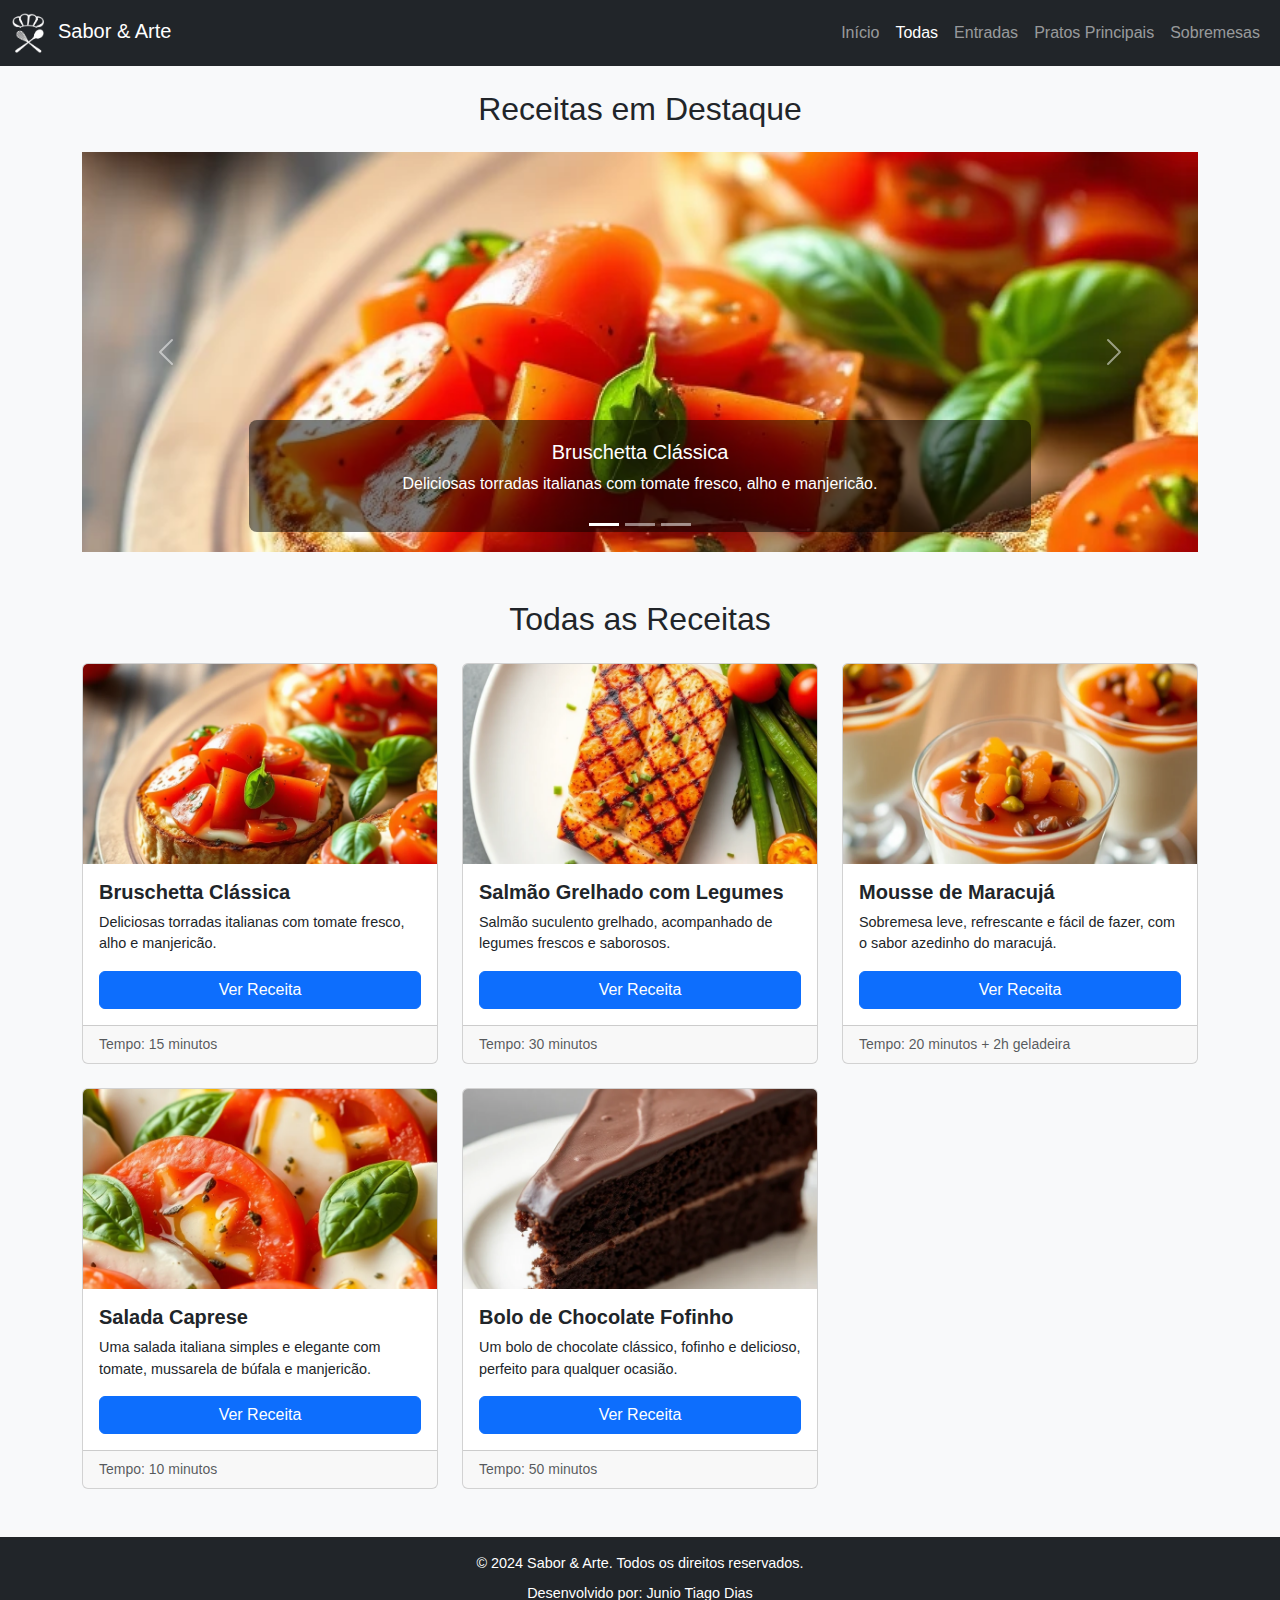
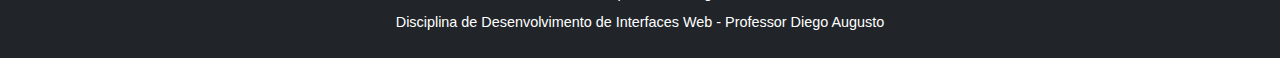
<file: public/index.html>
<html lang="pt-BR">
<head>
    <meta charset="UTF-8">
    <meta name="viewport" content="width=device-width, initial-scale=1.0">
    <title>Sabor & Arte - Receitas</title>
    <link href="https://cdn.jsdelivr.net/npm/bootstrap@5.3.3/dist/css/bootstrap.min.css" rel="stylesheet" integrity="sha384-QWTKZyjpPEjISv5WaRU9OFeRpok6YctnYmDr5pNlyT2bRjXh0JMhjY6hW+ALEwIH" crossorigin="anonymous">
    <link rel="stylesheet" href="estilos.css">
</head>
<body>
    <header>
        <nav class="navbar navbar-expand-lg navbar-dark bg-dark">
            <div class="container-fluid">
                <a class="navbar-brand" href="index.html">
                    <img src="imagens/logo.png" alt="Logo Sabor & Arte" style="height: 40px;">
                    Sabor & Arte
                </a>
                <button class="navbar-toggler" type="button" data-bs-toggle="collapse" data-bs-target="#navbarNav" aria-controls="navbarNav" aria-expanded="false" aria-label="Toggle navigation">
                    <span class="navbar-toggler-icon"></span>
                </button>
                <div class="collapse navbar-collapse" id="navbarNav">
                    <ul class="navbar-nav ms-auto">
                        <li class="nav-item">
                            <a class="nav-link active" aria-current="page" href="index.html">Início</a>
                        </li>
                        <li class="nav-item">
                            <a class="nav-link categoria-link" href="#" data-categoria="todas">Todas</a>
                        </li>
                        <li class="nav-item">
                            <a class="nav-link categoria-link" href="#" data-categoria="entradas">Entradas</a>
                        </li>
                        <li class="nav-item">
                            <a class="nav-link categoria-link" href="#" data-categoria="pratos_principais">Pratos Principais</a>
                        </li>
                        <li class="nav-item">
                            <a class="nav-link categoria-link" href="#" data-categoria="sobremesas">Sobremesas</a>
                        </li>
                    </ul>
                </div>
            </div>
        </nav>
    </header>

    <main class="container mt-4">
        <!-- Seção 1 - Itens em Destaque (Carrossel) -->
        <section id="secao-destaques" class="mb-5">
            <h2 class="text-center mb-4">Receitas em Destaque</h2>
            <div id="carrossel-receitas" class="carousel slide" data-bs-ride="carousel">
                <div class="carousel-indicators" id="carrossel-indicadores">
                    <!-- Indicadores serão gerados pelo JS -->
                </div>
                <div class="carousel-inner" id="carrossel-inner">
                    <!-- Itens do carrossel serão gerados pelo JS -->
                </div>
                <button class="carousel-control-prev" type="button" data-bs-target="#carrossel-receitas" data-bs-slide="prev">
                    <span class="carousel-control-prev-icon" aria-hidden="true"></span>
                    <span class="visually-hidden">Anterior</span>
                </button>
                <button class="carousel-control-next" type="button" data-bs-target="#carrossel-receitas" data-bs-slide="next">
                    <span class="carousel-control-next-icon" aria-hidden="true"></span>
                    <span class="visually-hidden">Próximo</span>
                </button>
            </div>
        </section>

        <!-- Seção 2 - Grupo de Cards com Receitas -->
        <section id="secao-receitas" class="mb-5">
            <h2 class="text-center mb-4" id="titulo-secao-receitas">Todas as Receitas</h2>
            <div id="lista-receitas" class="row row-cols-1 row-cols-md-2 row-cols-lg-3 g-4">
                <!-- Cards de receitas serão gerados pelo JS -->
            </div>
        </section>
    </main>

    <!-- Seção 3 - Rodapé com Informações do Criador -->
    <footer id="rodape" class="bg-dark text-white text-center p-3 mt-auto">
        <p>&copy; 2024 Sabor & Arte. Todos os direitos reservados.</p>
        <p>Desenvolvido por: Junio Tiago Dias</p>
        <p>Disciplina de Desenvolvimento de Interfaces Web - Professor Diego Augusto</p>
    </footer>

    <script src="https://cdn.jsdelivr.net/npm/bootstrap@5.3.3/dist/js/bootstrap.bundle.min.js" integrity="sha384-YvpcrYf0tY3lHB60NNkmXc5s9fDVZLESaAA55NDzOxhy9GkcIdslK1eN7N6jIeHz" crossorigin="anonymous"></script>
    <script src="app.js"></script>
</body>
</html>
</file>
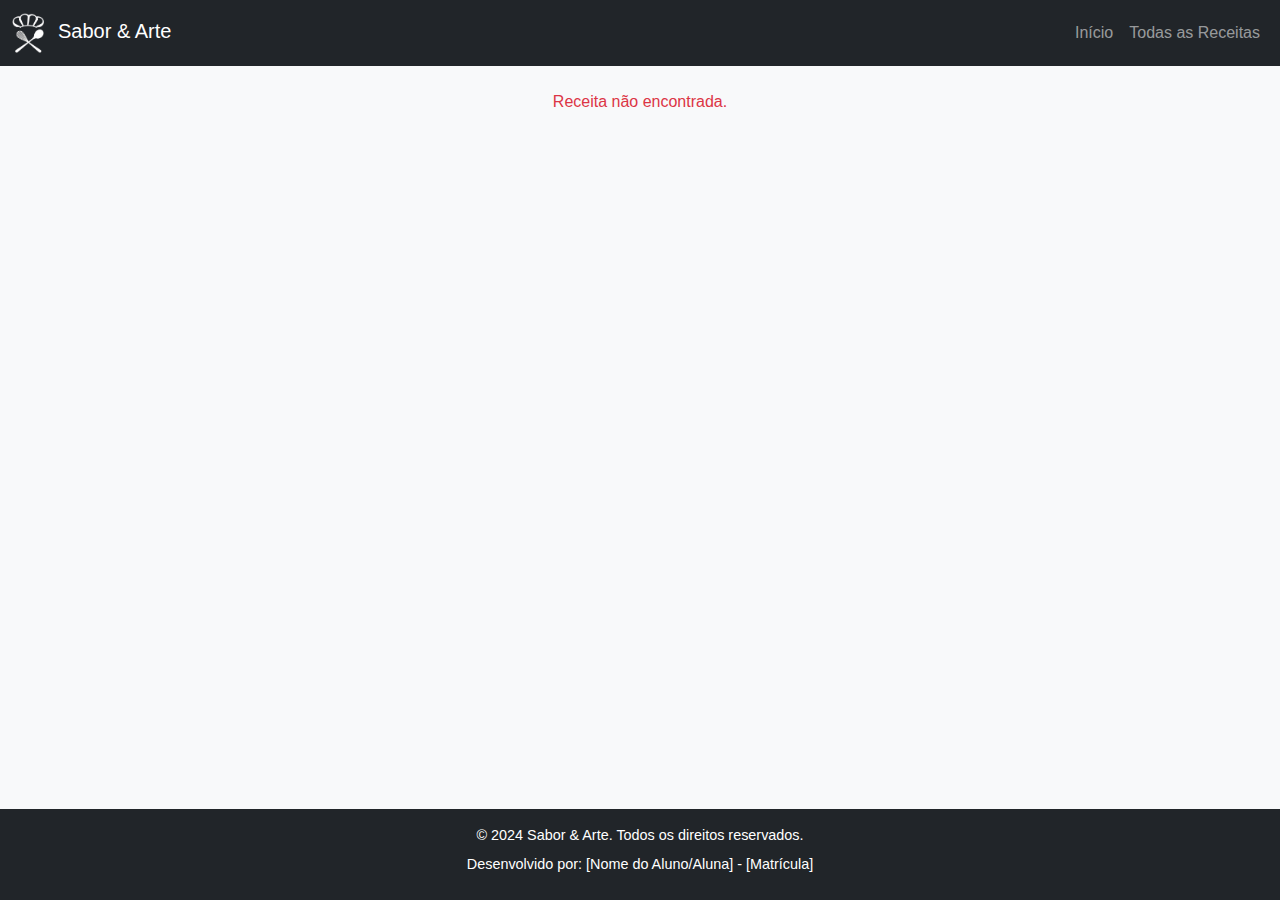
<file: public/detalhes.html>
<!DOCTYPE html>
<html lang="pt-BR">
<head>
    <meta charset="UTF-8">
    <meta name="viewport" content="width=device-width, initial-scale=1.0">
    <title>Detalhes da Receita - Sabor & Arte</title>
    <link href="https://cdn.jsdelivr.net/npm/bootstrap@5.3.3/dist/css/bootstrap.min.css" rel="stylesheet" integrity="sha384-QWTKZyjpPEjISv5WaRU9OFeRpok6YctnYmDr5pNlyT2bRjXh0JMhjY6hW+ALEwIH" crossorigin="anonymous">
    <link rel="stylesheet" href="estilos.css">
</head>
<body>
    <header>
        <nav class="navbar navbar-expand-lg navbar-dark bg-dark">
            <div class="container-fluid">
                <a class="navbar-brand" href="index.html">
                    <img src="imagens/logo.png" alt="Logo Sabor & Arte" style="height: 40px;">
                    Sabor & Arte
                </a>
                <button class="navbar-toggler" type="button" data-bs-toggle="collapse" data-bs-target="#navbarNav" aria-controls="navbarNav" aria-expanded="false" aria-label="Toggle navigation">
                    <span class="navbar-toggler-icon"></span>
                </button>
                <div class="collapse navbar-collapse" id="navbarNav">
                    <ul class="navbar-nav ms-auto">
                        <li class="nav-item">
                            <a class="nav-link" href="index.html">Início</a>
                        </li>
                         <li class="nav-item">
                            <a class="nav-link" href="index.html#secao-receitas">Todas as Receitas</a>
                        </li>
                    </ul>
                </div>
            </div>
        </nav>
    </header>

    <main class="container mt-4">
        <div id="detalhes-receita-container">
            <!-- Conteúdo da receita será carregado aqui pelo JavaScript -->
            <div class="text-center" id="carregando-detalhes">
                <div class="spinner-border text-primary" role="status">
                    <span class="visually-hidden">Carregando...</span>
                </div>
                <p>Carregando detalhes da receita...</p>
            </div>
        </div>
    </main>

    <footer id="rodape" class="bg-dark text-white text-center p-3 mt-auto">
        <p>&copy; 2024 Sabor & Arte. Todos os direitos reservados.</p>
        <p>Desenvolvido por: [Nome do Aluno/Aluna] - [Matrícula]</p>
    </footer>

    <script src="https://cdn.jsdelivr.net/npm/bootstrap@5.3.3/dist/js/bootstrap.bundle.min.js" integrity="sha384-YvpcrYf0tY3lHB60NNkmXc5s9fDVZLESaAA55NDzOxhy9GkcIdslK1eN7N6jIeHz" crossorigin="anonymous"></script>
    <script src="app.js"></script>
</body>
</html>
</file>
<file: public/estilos.css>
body {
    font-family: 'Helvetica Neue', Helvetica, Arial, sans-serif;
    background-color: #f8f9fa;
    display: flex;
    flex-direction: column;
    min-height: 100vh;
}

main {
    flex: 1;
}

.navbar-brand img {
    margin-right: 8px;
}

.carousel-item img {
    max-height: 400px; /* Ajuste conforme necessário */
    object-fit: cover;
    width: 100%;
}
.carousel-caption {
    background-color: rgba(0, 0, 0, 0.5);
    border-radius: 0.5rem;
}

.card {
    transition: transform 0.2s ease-in-out, box-shadow 0.2s ease-in-out;
    height: 100%; /* Garante que todos os cards na mesma linha tenham a mesma altura */
}

.card:hover {
    transform: translateY(-5px);
    box-shadow: 0 4px 20px rgba(0,0,0,0.15);
}

.card-img-top {
    width: 100%;
    height: 200px; /* Altura fixa para imagens dos cards */
    object-fit: cover; /* Garante que a imagem cubra a área sem distorcer */
}

.card-body {
    display: flex;
    flex-direction: column;
    justify-content: space-between; /* Empurra o botão para baixo */
}

.card-title {
    font-size: 1.25rem;
    font-weight: bold;
}

.card-text {
    font-size: 0.9rem;
    flex-grow: 1; /* Permite que o texto cresça para preencher o espaço */
}

#detalhes-receita-container img.img-fluid.rounded.mb-3 {
    max-height: 500px;
    width: 100%;
    object-fit: cover;
}

#secao-fotos-adicionais .card {
    margin-bottom: 1rem;
}
#secao-fotos-adicionais .card-img-top {
    height: 250px; /* Altura para fotos adicionais */
    object-fit: cover;
}

#rodape {
    background-color: #343a40; /* bg-dark do Bootstrap */
    color: white;
    padding: 20px 0;
    text-align: center;
    font-size: 0.9em;
}

#rodape p {
    margin-bottom: 0.5rem;
}
</file>
